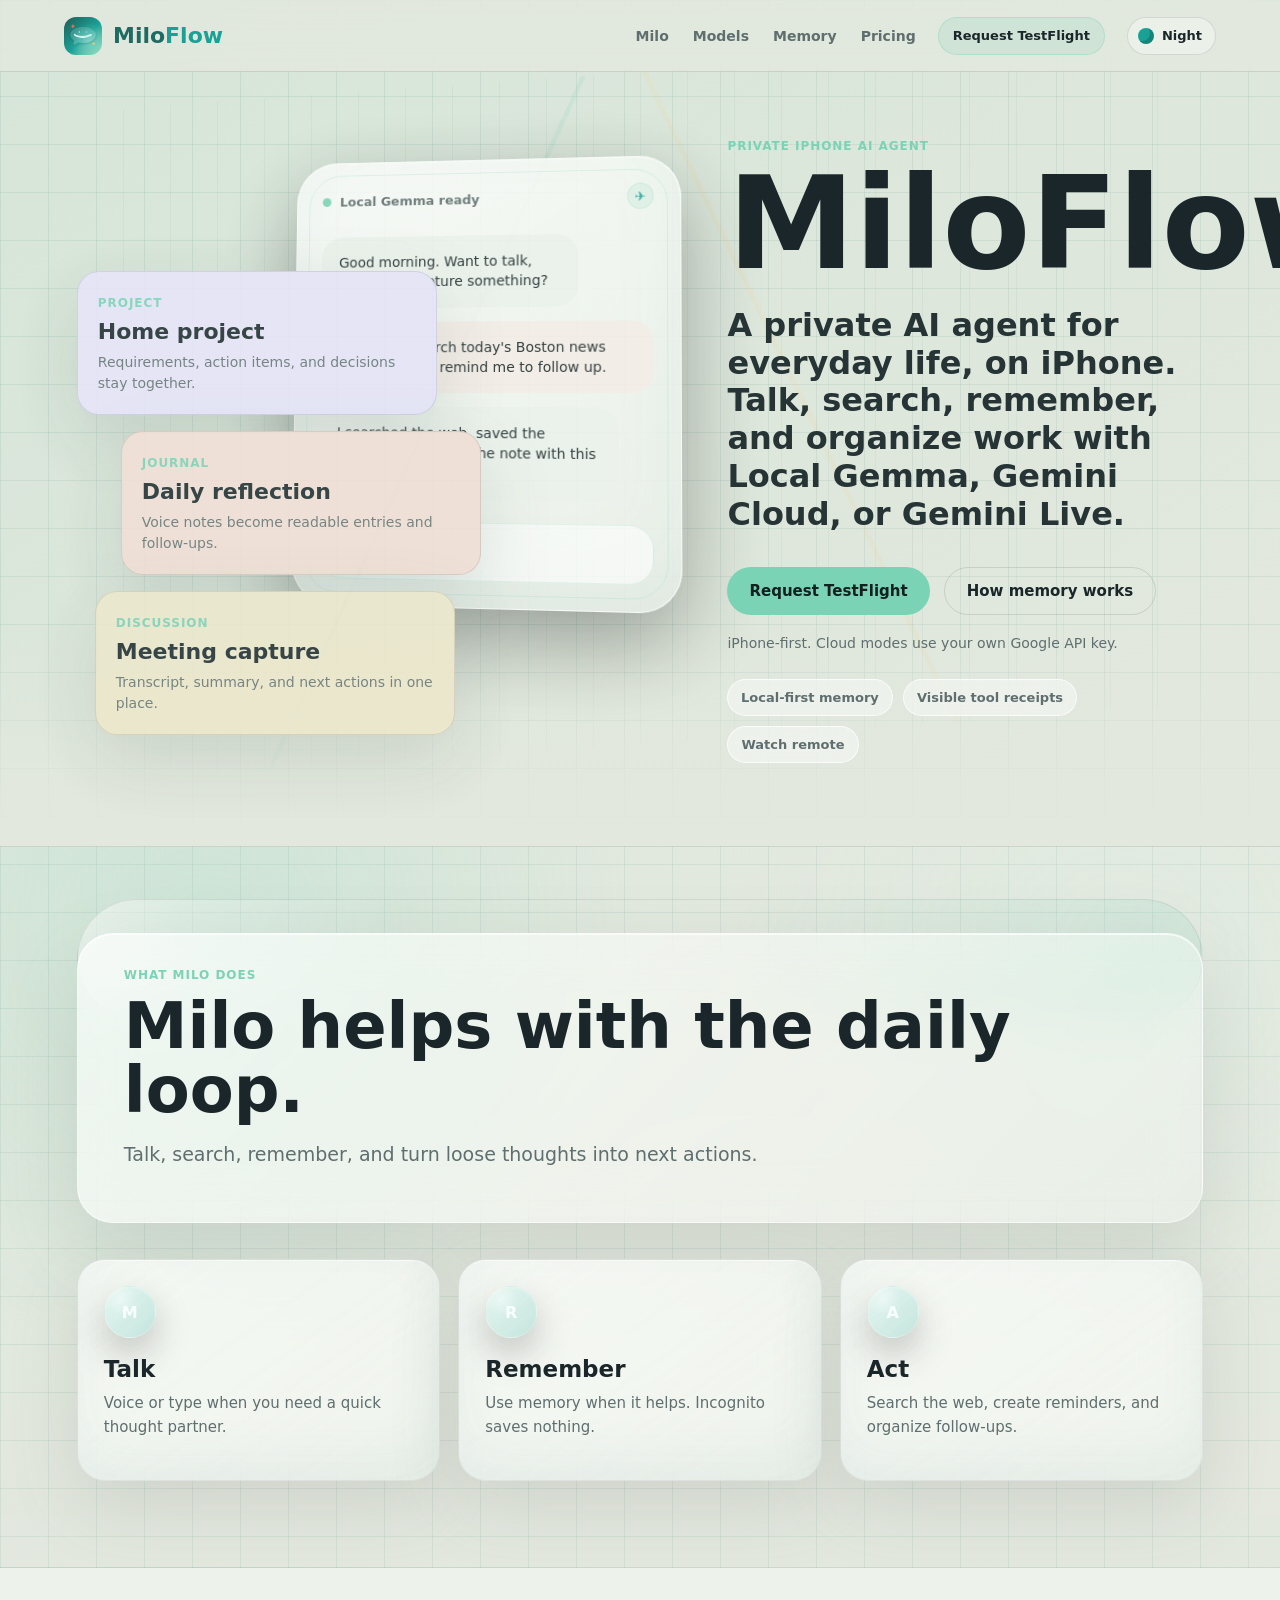
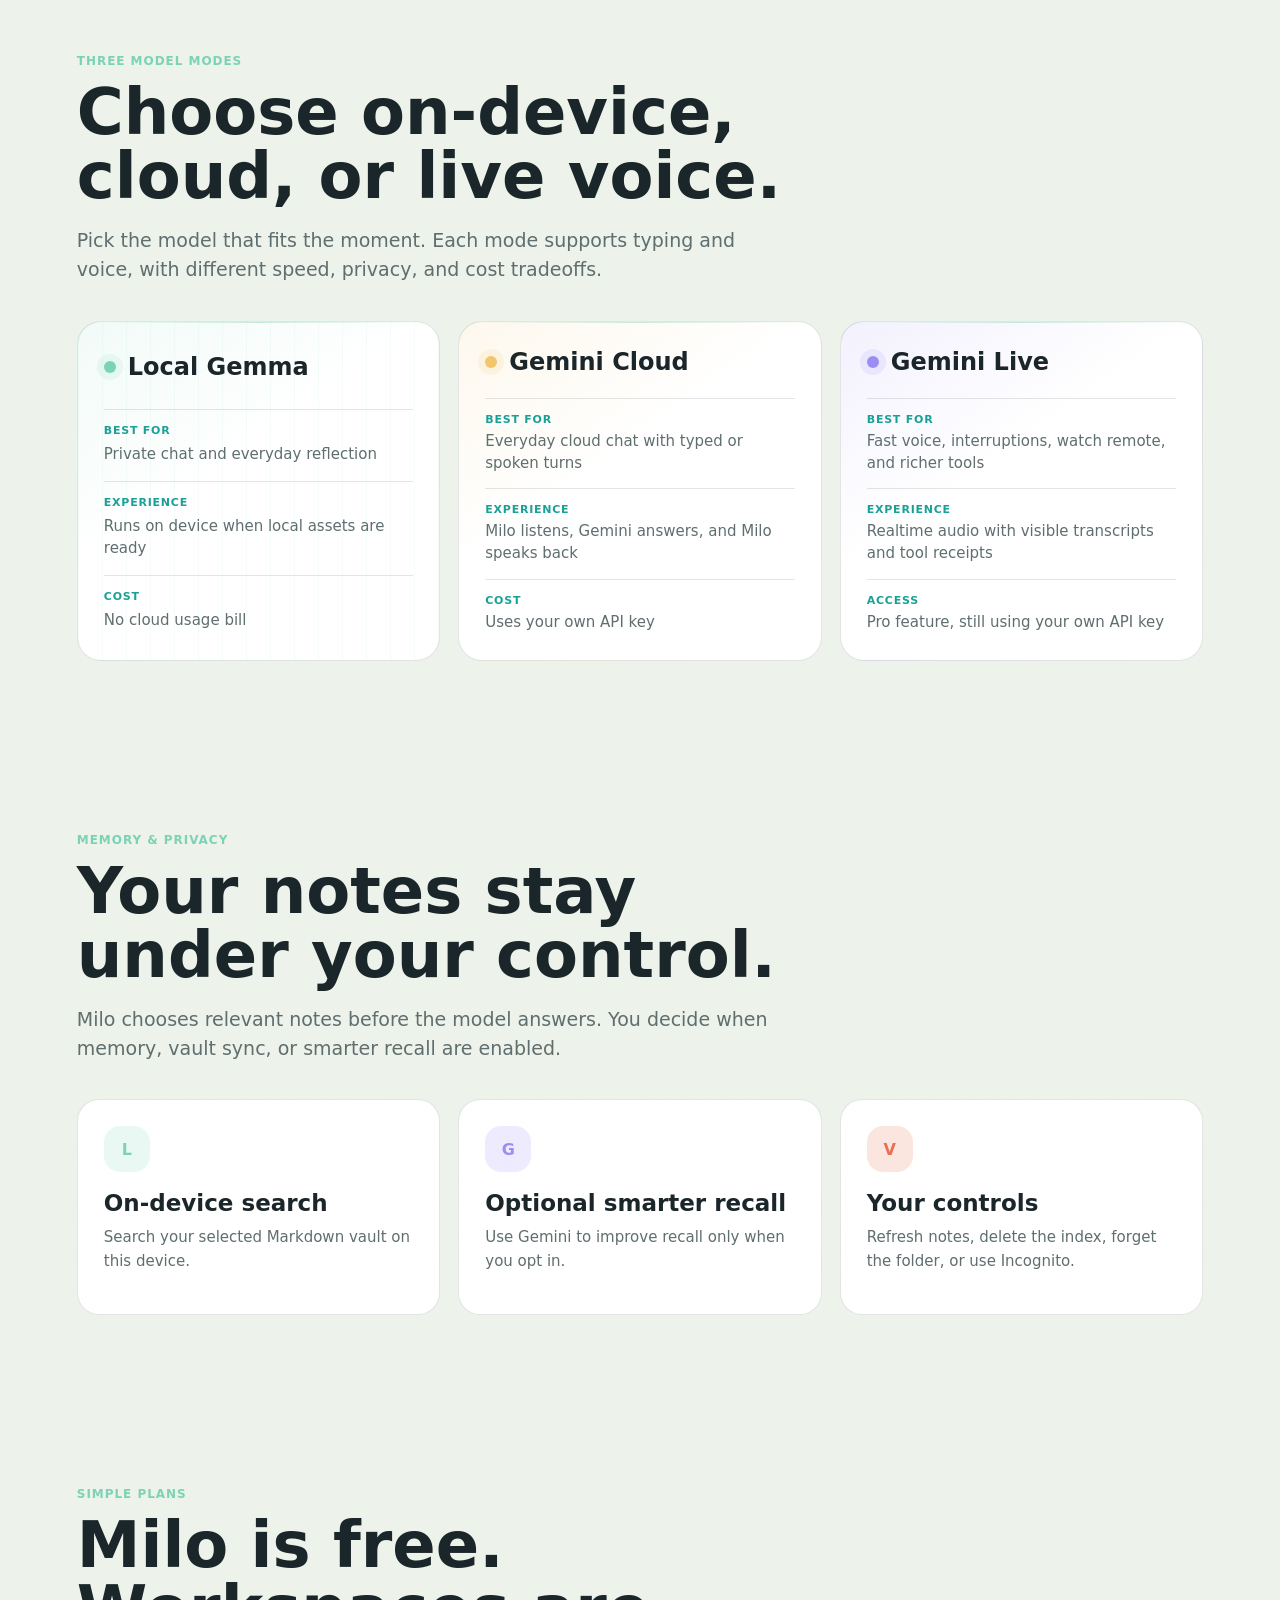
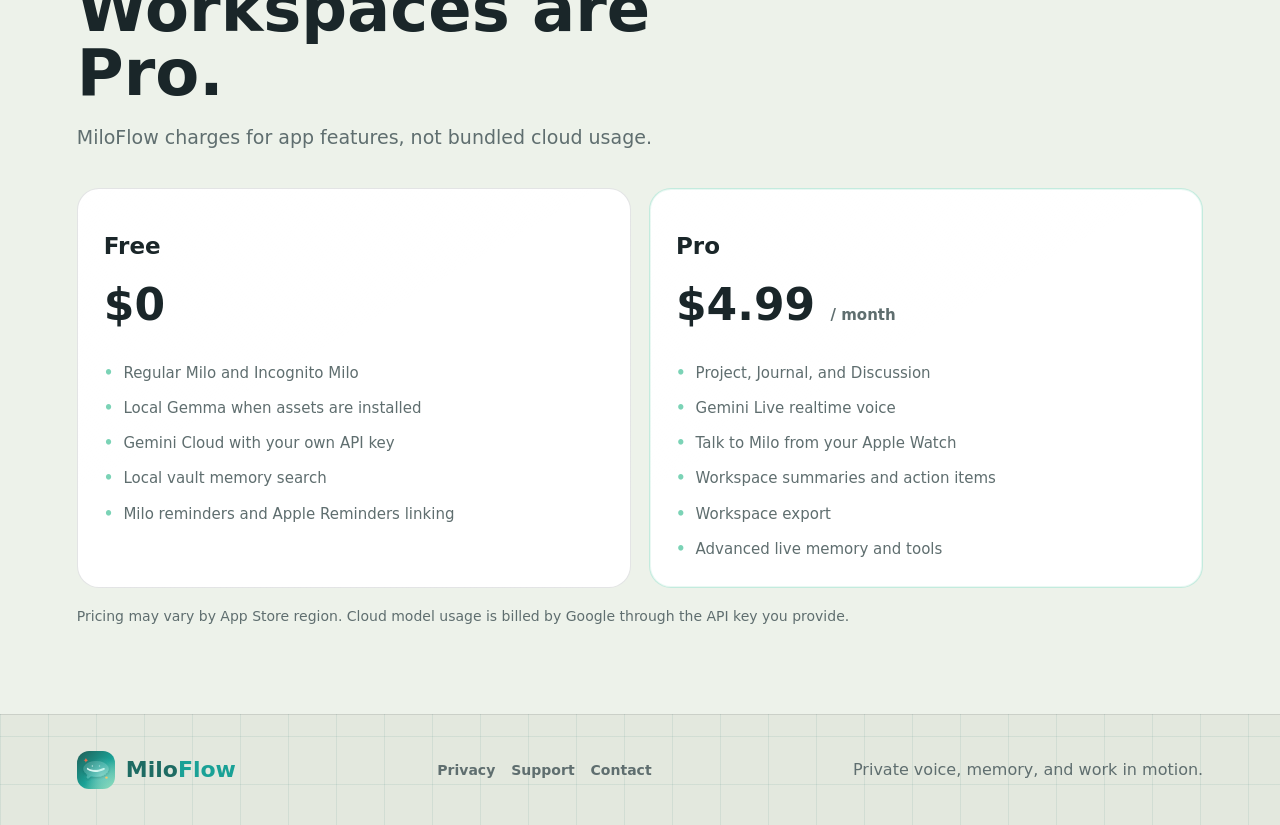
<file: index.html>
<!doctype html>
<html lang="en">
  <head>
    <meta charset="utf-8" />
    <meta name="viewport" content="width=device-width, initial-scale=1" />
    <title>MiloFlow - Private AI Agent for iPhone</title>
    <meta
      name="description"
      content="MiloFlow is a private AI agent for everyday life, on iPhone. Talk, search, remember, and organize work with Local Gemma, Gemini Cloud, or Gemini Live."
    />
    <meta name="theme-color" content="#e3e8de" media="(prefers-color-scheme: light)" />
    <meta name="theme-color" content="#1c1f21" media="(prefers-color-scheme: dark)" />
    <meta property="og:title" content="MiloFlow" />
    <meta property="og:description" content="A private AI agent for everyday life, on iPhone." />
    <meta property="og:type" content="website" />
    <meta property="og:image" content="assets/brand/app-icon-512.png" />
    <link rel="icon" href="assets/brand/app-icon-512.png" />
    <link rel="apple-touch-icon" href="assets/brand/app-icon-512.png" />
    <script>
      (function () {
        var theme = null;
        try {
          theme = window.localStorage.getItem("miloflow-theme");
        } catch (error) {
          theme = null;
        }
        if (theme === "light" || theme === "dark") {
          document.documentElement.setAttribute("data-theme", theme);
        }
      })();
    </script>
    <link rel="stylesheet" href="styles.css" />
  </head>
  <body>
    <header class="site-header" aria-label="Primary navigation">
      <a class="brand" href="#top" aria-label="MiloFlow home">
        <img src="assets/brand/miloflow-app-icon.svg" alt="" />
        <span><span class="brand-milo">Milo</span><span class="brand-flow">Flow</span></span>
      </a>
      <div class="header-actions">
        <nav>
          <a href="#milo">Milo</a>
          <a href="#models">Models</a>
          <a href="#memory">Memory</a>
          <a href="#pricing">Pricing</a>
        </nav>
        <a class="header-cta" href="mailto:support@miloflow.ai?subject=MiloFlow%20TestFlight">Request TestFlight</a>
        <button class="theme-toggle" type="button" aria-label="Switch theme" aria-pressed="false">
          <span class="theme-icon" aria-hidden="true"></span>
          <span class="theme-label">Night</span>
        </button>
      </div>
    </header>

    <main id="top">
      <section class="hero" aria-labelledby="hero-title">
        <div class="hero-scene" aria-hidden="true">
          <div class="phone">
            <div class="phone-top">
              <span class="dot"></span>
              <span>Local Gemma ready</span>
              <span class="airplane" aria-label="Airplane mode">✈</span>
            </div>
            <div class="chat-row assistant">Good morning. Want to talk, search, or capture something?</div>
            <div class="chat-row user">Search today's Boston news and remind me to follow up.</div>
            <div class="chat-row assistant wide">
              I searched the web, saved the reminder, and kept the note with this turn.
            </div>
            <div class="voice-bar">
              <span></span>
              <span></span>
              <span></span>
            </div>
          </div>
          <div class="workspace-stack">
            <div class="workspace-card project">
              <span>Project</span>
              <strong>Home project</strong>
              <p>Requirements, action items, and decisions stay together.</p>
            </div>
            <div class="workspace-card journal">
              <span>Journal</span>
              <strong>Daily reflection</strong>
              <p>Voice notes become readable entries and follow-ups.</p>
            </div>
            <div class="workspace-card discussion">
              <span>Discussion</span>
              <strong>Meeting capture</strong>
              <p>Transcript, summary, and next actions in one place.</p>
            </div>
          </div>
        </div>

        <div class="hero-copy">
          <p class="eyebrow">Private iPhone AI agent</p>
          <h1 id="hero-title">MiloFlow</h1>
          <p class="hero-subtitle">
            A private AI agent for everyday life, on iPhone. Talk, search, remember, and organize work with Local Gemma, Gemini Cloud, or Gemini Live.
          </p>
          <div class="hero-actions">
            <a class="primary-action" href="mailto:support@miloflow.ai?subject=MiloFlow%20TestFlight">Request TestFlight</a>
            <a class="secondary-action" href="#memory">How memory works</a>
          </div>
          <p class="availability-note">iPhone-first. Cloud modes use your own Google API key.</p>
          <div class="signal-strip" aria-label="MiloFlow launch highlights">
            <span>Local-first memory</span>
            <span>Visible tool receipts</span>
            <span>Watch remote</span>
          </div>
        </div>
      </section>

      <section class="intro band liquid-milo" id="milo" aria-labelledby="milo-title">
        <div class="section-heading">
          <p class="eyebrow">What Milo does</p>
          <h2 id="milo-title">Milo helps with the daily loop.</h2>
          <p>
            Talk, search, remember, and turn loose thoughts into next actions.
          </p>
        </div>
        <div class="feature-grid three">
          <article>
            <span class="feature-icon">M</span>
            <h3>Talk</h3>
            <p>Voice or type when you need a quick thought partner.</p>
          </article>
          <article>
            <span class="feature-icon journal">R</span>
            <h3>Remember</h3>
            <p>Use memory when it helps. Incognito saves nothing.</p>
          </article>
          <article>
            <span class="feature-icon project">A</span>
            <h3>Act</h3>
            <p>Search the web, create reminders, and organize follow-ups.</p>
          </article>
        </div>
      </section>

      <section class="band providers" id="models" aria-labelledby="providers-title">
        <div class="section-heading">
          <p class="eyebrow">Three model modes</p>
          <h2 id="providers-title">Choose on-device, cloud, or live voice.</h2>
          <p>
            Pick the model that fits the moment. Each mode supports typing and voice, with different speed, privacy, and cost tradeoffs.
          </p>
        </div>
        <div class="provider-cards" aria-label="MiloFlow provider comparison">
          <article class="provider-card local">
            <div class="provider-title">
              <span aria-hidden="true"></span>
              <h3>Local Gemma</h3>
            </div>
            <dl>
              <div>
                <dt>Best for</dt>
                <dd>Private chat and everyday reflection</dd>
              </div>
              <div>
                <dt>Experience</dt>
                <dd>Runs on device when local assets are ready</dd>
              </div>
              <div>
                <dt>Cost</dt>
                <dd>No cloud usage bill</dd>
              </div>
            </dl>
          </article>
          <article class="provider-card cloud">
            <div class="provider-title">
              <span aria-hidden="true"></span>
              <h3>Gemini Cloud</h3>
            </div>
            <dl>
              <div>
                <dt>Best for</dt>
                <dd>Everyday cloud chat with typed or spoken turns</dd>
              </div>
              <div>
                <dt>Experience</dt>
                <dd>Milo listens, Gemini answers, and Milo speaks back</dd>
              </div>
              <div>
                <dt>Cost</dt>
                <dd>Uses your own API key</dd>
              </div>
            </dl>
          </article>
          <article class="provider-card live">
            <div class="provider-title">
              <span aria-hidden="true"></span>
              <h3>Gemini Live</h3>
            </div>
            <dl>
              <div>
                <dt>Best for</dt>
                <dd>Fast voice, interruptions, watch remote, and richer tools</dd>
              </div>
              <div>
                <dt>Experience</dt>
                <dd>Realtime audio with visible transcripts and tool receipts</dd>
              </div>
              <div>
                <dt>Access</dt>
                <dd>Pro feature, still using your own API key</dd>
              </div>
            </dl>
          </article>
        </div>
      </section>

      <section class="band knowledge" id="memory" aria-labelledby="memory-title">
        <div class="section-heading">
          <p class="eyebrow">Memory & privacy</p>
          <h2 id="memory-title">Your notes stay under your control.</h2>
          <p>
            Milo chooses relevant notes before the model answers. You decide when memory, vault sync, or smarter recall are enabled.
          </p>
        </div>
        <div class="feature-grid three">
          <article>
            <span class="feature-icon">L</span>
            <h3>On-device search</h3>
            <p>Search your selected Markdown vault on this device.</p>
          </article>
          <article>
            <span class="feature-icon project">G</span>
            <h3>Optional smarter recall</h3>
            <p>Use Gemini to improve recall only when you opt in.</p>
          </article>
          <article>
            <span class="feature-icon journal">V</span>
            <h3>Your controls</h3>
            <p>Refresh notes, delete the index, forget the folder, or use Incognito.</p>
          </article>
        </div>
      </section>

      <section class="band pricing" id="pricing" aria-labelledby="pricing-title">
        <div class="section-heading">
          <p class="eyebrow">Simple plans</p>
          <h2 id="pricing-title">Milo is free. Workspaces are Pro.</h2>
          <p>
            MiloFlow charges for app features, not bundled cloud usage.
          </p>
        </div>
        <div class="price-grid">
          <article>
            <h3>Free</h3>
            <p class="price">$0</p>
            <ul>
              <li>Regular Milo and Incognito Milo</li>
              <li>Local Gemma when assets are installed</li>
              <li>Gemini Cloud with your own API key</li>
              <li>Local vault memory search</li>
              <li>Milo reminders and Apple Reminders linking</li>
            </ul>
          </article>
          <article class="highlight">
            <h3>Pro</h3>
            <p class="price">$4.99 <span>/ month</span></p>
            <ul>
              <li>Project, Journal, and Discussion</li>
              <li>Gemini Live realtime voice</li>
              <li>Talk to Milo from your Apple Watch</li>
              <li>Workspace summaries and action items</li>
              <li>Workspace export</li>
              <li>Advanced live memory and tools</li>
            </ul>
          </article>
        </div>
        <p class="pricing-note">Pricing may vary by App Store region. Cloud model usage is billed by Google through the API key you provide.</p>
      </section>
    </main>

    <footer>
      <a class="footer-brand" href="#top" aria-label="MiloFlow home">
        <img src="assets/brand/miloflow-app-icon.svg" alt="" />
        <span><span class="brand-milo">Milo</span><span class="brand-flow">Flow</span></span>
      </a>
      <div class="footer-links">
        <a href="privacy.html">Privacy</a>
        <a href="support.html">Support</a>
        <a href="mailto:support@miloflow.ai">Contact</a>
      </div>
      <p>Private voice, memory, and work in motion.</p>
    </footer>
    <script>
      (function () {
        var root = document.documentElement;
        var button = document.querySelector(".theme-toggle");
        var label = button ? button.querySelector(".theme-label") : null;
        var systemDark = window.matchMedia ? window.matchMedia("(prefers-color-scheme: dark)") : null;

        function activeTheme() {
          var forcedTheme = root.getAttribute("data-theme");
          if (forcedTheme === "light" || forcedTheme === "dark") {
            return forcedTheme;
          }
          return systemDark && systemDark.matches ? "dark" : "light";
        }

        function saveTheme(theme) {
          try {
            window.localStorage.setItem("miloflow-theme", theme);
          } catch (error) {
            return;
          }
        }

        function updateButton() {
          var theme = activeTheme();
          if (!button || !label) return;
          button.setAttribute("aria-pressed", String(theme === "dark"));
          button.setAttribute("aria-label", theme === "dark" ? "Switch to day mode" : "Switch to night mode");
          label.textContent = theme === "dark" ? "Day" : "Night";
        }

        if (!button) return;

        button.addEventListener("click", function (event) {
          event.preventDefault();
          var nextTheme = activeTheme() === "dark" ? "light" : "dark";
          root.setAttribute("data-theme", nextTheme);
          saveTheme(nextTheme);
          updateButton();
        }, false);

        if (systemDark) {
          if (systemDark.addEventListener) {
            systemDark.addEventListener("change", updateButton);
          } else if (systemDark.addListener) {
            systemDark.addListener(updateButton);
          }
        }

        updateButton();
      })();
    </script>
  </body>
</html>
</file>
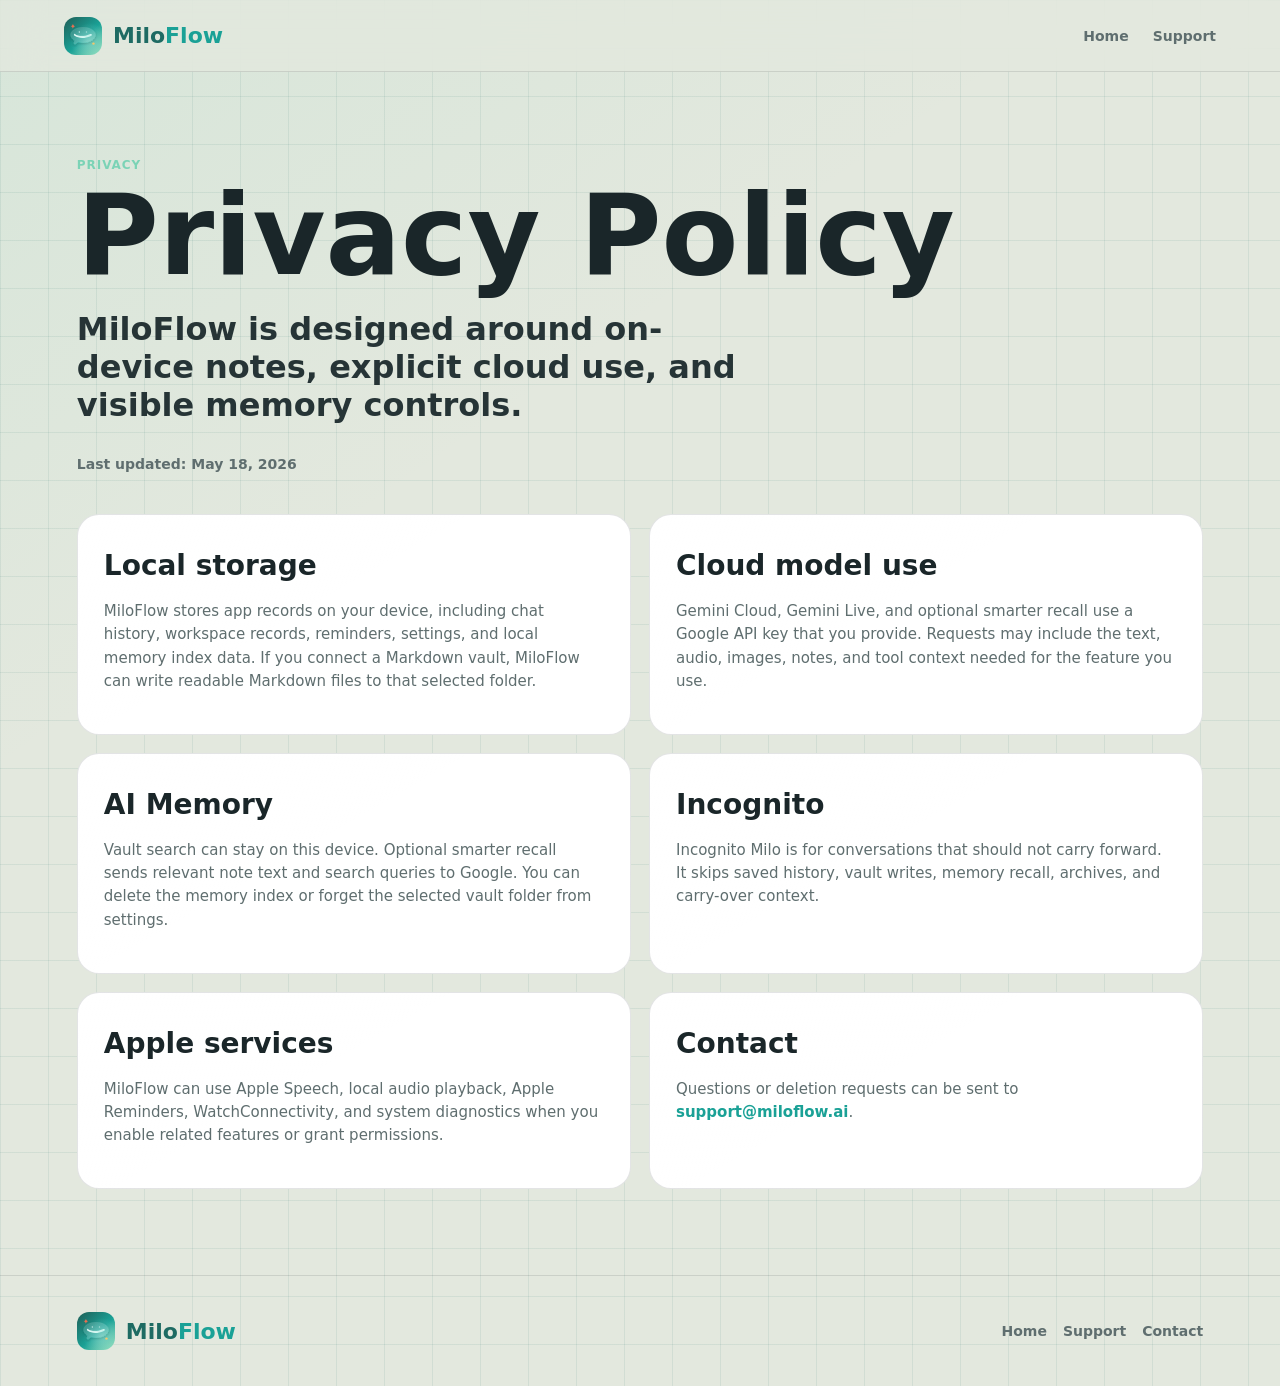
<file: privacy.html>
<!doctype html>
<html lang="en">
  <head>
    <meta charset="utf-8" />
    <meta name="viewport" content="width=device-width, initial-scale=1" />
    <title>MiloFlow Privacy</title>
    <meta
      name="description"
      content="Privacy notes for MiloFlow, including local storage, optional cloud model use, vault memory, and incognito boundaries."
    />
    <link rel="icon" href="assets/brand/app-icon-512.png" />
    <link rel="apple-touch-icon" href="assets/brand/app-icon-512.png" />
    <link rel="stylesheet" href="styles.css" />
  </head>
  <body>
    <header class="site-header" aria-label="Primary navigation">
      <a class="brand" href="/" aria-label="MiloFlow home">
        <img src="assets/brand/miloflow-app-icon.svg" alt="" />
        <span><span class="brand-milo">Milo</span><span class="brand-flow">Flow</span></span>
      </a>
      <div class="header-actions">
        <nav>
          <a href="/">Home</a>
          <a href="support.html">Support</a>
        </nav>
      </div>
    </header>

    <main class="legal-page">
      <section class="band">
        <p class="eyebrow">Privacy</p>
        <h1>Privacy Policy</h1>
        <p class="hero-subtitle">
          MiloFlow is designed around on-device notes, explicit cloud use, and visible memory controls.
        </p>
        <p class="legal-updated">Last updated: May 18, 2026</p>

        <div class="legal-grid">
          <article>
            <h2>Local storage</h2>
            <p>
              MiloFlow stores app records on your device, including chat history, workspace records,
              reminders, settings, and local memory index data. If you connect a Markdown vault,
              MiloFlow can write readable Markdown files to that selected folder.
            </p>
          </article>
          <article>
            <h2>Cloud model use</h2>
            <p>
              Gemini Cloud, Gemini Live, and optional smarter recall use a Google API key that you
              provide. Requests may include the text, audio, images, notes, and tool context needed
              for the feature you use.
            </p>
          </article>
          <article>
            <h2>AI Memory</h2>
            <p>
              Vault search can stay on this device. Optional smarter recall sends relevant note text
              and search queries to Google. You can delete the memory index or forget the selected
              vault folder from settings.
            </p>
          </article>
          <article>
            <h2>Incognito</h2>
            <p>
              Incognito Milo is for conversations that should not carry forward. It skips saved
              history, vault writes, memory recall, archives, and carry-over context.
            </p>
          </article>
          <article>
            <h2>Apple services</h2>
            <p>
              MiloFlow can use Apple Speech, local audio playback, Apple Reminders, WatchConnectivity,
              and system diagnostics when you enable related features or grant permissions.
            </p>
          </article>
          <article>
            <h2>Contact</h2>
            <p>
              Questions or deletion requests can be sent to
              <a href="mailto:support@miloflow.ai">support@miloflow.ai</a>.
            </p>
          </article>
        </div>
      </section>
    </main>

    <footer>
      <a class="footer-brand" href="/" aria-label="MiloFlow home">
        <img src="assets/brand/miloflow-app-icon.svg" alt="" />
        <span><span class="brand-milo">Milo</span><span class="brand-flow">Flow</span></span>
      </a>
      <div class="footer-links">
        <a href="/">Home</a>
        <a href="support.html">Support</a>
        <a href="mailto:support@miloflow.ai">Contact</a>
      </div>
    </footer>
  </body>
</html>
</file>
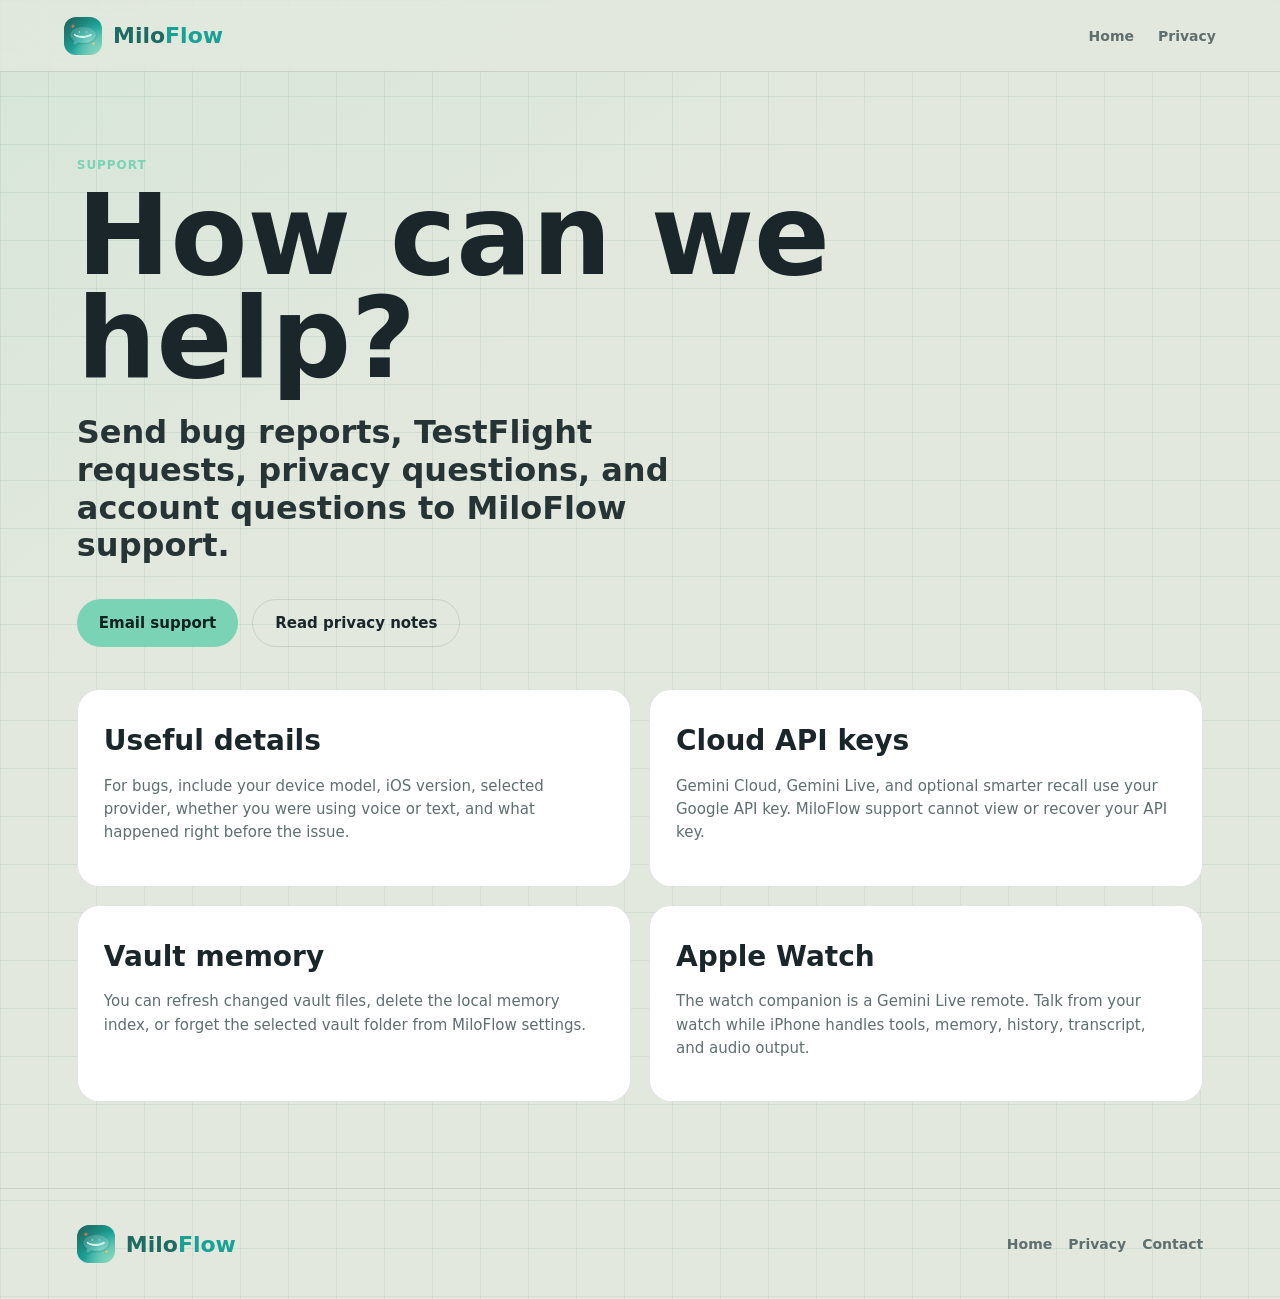
<file: support.html>
<!doctype html>
<html lang="en">
  <head>
    <meta charset="utf-8" />
    <meta name="viewport" content="width=device-width, initial-scale=1" />
    <title>MiloFlow Support</title>
    <meta
      name="description"
      content="Support and troubleshooting contact page for MiloFlow."
    />
    <link rel="icon" href="assets/brand/app-icon-512.png" />
    <link rel="apple-touch-icon" href="assets/brand/app-icon-512.png" />
    <link rel="stylesheet" href="styles.css" />
  </head>
  <body>
    <header class="site-header" aria-label="Primary navigation">
      <a class="brand" href="/" aria-label="MiloFlow home">
        <img src="assets/brand/miloflow-app-icon.svg" alt="" />
        <span><span class="brand-milo">Milo</span><span class="brand-flow">Flow</span></span>
      </a>
      <div class="header-actions">
        <nav>
          <a href="/">Home</a>
          <a href="privacy.html">Privacy</a>
        </nav>
      </div>
    </header>

    <main class="legal-page">
      <section class="band">
        <p class="eyebrow">Support</p>
        <h1>How can we help?</h1>
        <p class="hero-subtitle">
          Send bug reports, TestFlight requests, privacy questions, and account questions to MiloFlow support.
        </p>
        <div class="hero-actions">
          <a class="primary-action" href="mailto:support@miloflow.ai?subject=MiloFlow%20Support">Email support</a>
          <a class="secondary-action" href="privacy.html">Read privacy notes</a>
        </div>

        <div class="legal-grid">
          <article>
            <h2>Useful details</h2>
            <p>
              For bugs, include your device model, iOS version, selected provider, whether you were using
              voice or text, and what happened right before the issue.
            </p>
          </article>
          <article>
            <h2>Cloud API keys</h2>
            <p>
              Gemini Cloud, Gemini Live, and optional smarter recall use your Google API key. MiloFlow
              support cannot view or recover your API key.
            </p>
          </article>
          <article>
            <h2>Vault memory</h2>
            <p>
              You can refresh changed vault files, delete the local memory index, or forget the selected
              vault folder from MiloFlow settings.
            </p>
          </article>
          <article>
            <h2>Apple Watch</h2>
            <p>
              The watch companion is a Gemini Live remote. Talk from your watch while iPhone handles
              tools, memory, history, transcript, and audio output.
            </p>
          </article>
        </div>
      </section>
    </main>

    <footer>
      <a class="footer-brand" href="/" aria-label="MiloFlow home">
        <img src="assets/brand/miloflow-app-icon.svg" alt="" />
        <span><span class="brand-milo">Milo</span><span class="brand-flow">Flow</span></span>
      </a>
      <div class="footer-links">
        <a href="/">Home</a>
        <a href="privacy.html">Privacy</a>
        <a href="mailto:support@miloflow.ai">Contact</a>
      </div>
    </footer>
  </body>
</html>
</file>
<file: styles.css>
:root {
  color-scheme: light dark;
  --ink: #1a2629;
  --muted: #5f6e6f;
  --dim: #879090;
  --surface: #ffffff;
  --surface-2: #eef3ed;
  --line: rgba(26, 38, 41, 0.12);
  --header-bg: rgba(227, 232, 222, 0.78);
  --hero-fade: rgba(227, 232, 222, 0);
  --band-alt: #edf2ea;
  --hero-subtitle: #263436;
  --milo: #1e6b63;
  --brand-milo: #1e6b63;
  --flow: #1aa196;
  --mint: #7bd3b6;
  --coral: #e96f50;
  --gold: #f2c66b;
  --violet: #9b8ef3;
  --page: #e3e8de;
  --phone-surface: linear-gradient(160deg, #f8fbf7 0%, #edf3ec 100%);
  --assistant-bubble: #eef4ee;
  --user-bubble: #f6eee8;
  --voice-surface: rgba(255, 255, 255, 0.72);
  --workspace-card-shadow: 0 24px 70px rgba(81, 101, 94, 0.18);
  --workspace-project-bg: #e7e5fb;
  --workspace-journal-bg: #f1dfd5;
  --workspace-discussion-bg: #ece7cb;
  --workspace-title: #1d2b2e;
  --workspace-body: #667575;
  --liquid-band-line: rgba(26, 38, 41, 0.10);
  --liquid-haze: linear-gradient(120deg, rgba(255, 255, 255, 0.48), transparent 28%),
    linear-gradient(300deg, rgba(123, 211, 182, 0.16), transparent 44%);
  --liquid-haze-border: rgba(26, 38, 41, 0.08);
  --liquid-heading-bg: linear-gradient(135deg, rgba(255, 255, 255, 0.66), rgba(255, 255, 255, 0.28));
  --liquid-heading-border: rgba(255, 255, 255, 0.62);
  --liquid-heading-shadow: inset 0 1px 0 rgba(255, 255, 255, 0.72),
    0 28px 80px rgba(92, 108, 100, 0.16);
  --liquid-card-bg: linear-gradient(145deg, rgba(255, 255, 255, 0.54), rgba(255, 255, 255, 0.24)),
    rgba(238, 245, 237, 0.66);
  --liquid-card-border: rgba(26, 38, 41, 0.10);
  --liquid-card-shadow: inset 0 1px 0 rgba(255, 255, 255, 0.58),
    inset 0 -24px 50px rgba(30, 107, 99, 0.06),
    0 24px 70px rgba(92, 108, 100, 0.16);
  --liquid-icon-color: #f7fffc;
  --grid-line: rgba(30, 107, 99, 0.085);
  --glass-edge: rgba(255, 255, 255, 0.72);
  --signal-panel: rgba(255, 255, 255, 0.42);
}

@media (prefers-color-scheme: dark) {
  :root:not([data-theme]) {
    --ink: #f5f2e8;
    --muted: #b9b5a8;
    --dim: #7f7b70;
    --surface: #242824;
    --surface-2: #2f342f;
    --line: rgba(245, 242, 232, 0.14);
    --header-bg: rgba(28, 31, 33, 0.78);
    --hero-fade: rgba(28, 31, 33, 0);
    --band-alt: #1f221f;
    --hero-subtitle: #dfdccf;
    --brand-milo: #a7dcd4;
    --page: #1c1f21;
    --phone-surface: linear-gradient(160deg, #20241f 0%, #30362f 100%);
    --assistant-bubble: #383d37;
    --user-bubble: #41372e;
    --voice-surface: #1f2522;
    --workspace-card-shadow: 0 24px 70px rgba(0, 0, 0, 0.24);
    --workspace-project-bg: #2f2a55;
    --workspace-journal-bg: #4a2d23;
    --workspace-discussion-bg: #40391f;
    --workspace-title: var(--ink);
    --workspace-body: var(--muted);
    --liquid-band-line: rgba(245, 242, 232, 0.08);
    --liquid-haze: linear-gradient(120deg, rgba(255, 255, 255, 0.12), transparent 28%),
      linear-gradient(300deg, rgba(123, 211, 182, 0.10), transparent 44%);
    --liquid-haze-border: rgba(255, 255, 255, 0.10);
    --liquid-heading-bg: linear-gradient(135deg, rgba(255, 255, 255, 0.105), rgba(255, 255, 255, 0.035));
    --liquid-heading-border: rgba(255, 255, 255, 0.13);
    --liquid-heading-shadow: inset 0 1px 0 rgba(255, 255, 255, 0.18),
      0 28px 80px rgba(0, 0, 0, 0.22);
    --liquid-card-bg: linear-gradient(145deg, rgba(255, 255, 255, 0.115), rgba(255, 255, 255, 0.035)),
      rgba(32, 38, 35, 0.58);
    --liquid-card-border: rgba(255, 255, 255, 0.14);
    --liquid-card-shadow: inset 0 1px 0 rgba(255, 255, 255, 0.18),
      inset 0 -24px 50px rgba(30, 107, 99, 0.12),
      0 24px 70px rgba(0, 0, 0, 0.20);
    --liquid-icon-color: #eafffb;
    --grid-line: rgba(167, 220, 212, 0.075);
    --glass-edge: rgba(255, 255, 255, 0.16);
    --signal-panel: rgba(255, 255, 255, 0.07);
  }
}

:root[data-theme="dark"] {
  color-scheme: dark;
  --ink: #f5f2e8;
  --muted: #b9b5a8;
  --dim: #7f7b70;
  --surface: #242824;
  --surface-2: #2f342f;
  --line: rgba(245, 242, 232, 0.14);
  --header-bg: rgba(28, 31, 33, 0.78);
  --hero-fade: rgba(28, 31, 33, 0);
  --band-alt: #1f221f;
  --hero-subtitle: #dfdccf;
  --brand-milo: #a7dcd4;
  --page: #1c1f21;
  --phone-surface: linear-gradient(160deg, #20241f 0%, #30362f 100%);
  --assistant-bubble: #383d37;
  --user-bubble: #41372e;
  --voice-surface: #1f2522;
  --workspace-card-shadow: 0 24px 70px rgba(0, 0, 0, 0.24);
  --workspace-project-bg: #2f2a55;
  --workspace-journal-bg: #4a2d23;
  --workspace-discussion-bg: #40391f;
  --workspace-title: var(--ink);
  --workspace-body: var(--muted);
  --liquid-band-line: rgba(245, 242, 232, 0.08);
  --liquid-haze: linear-gradient(120deg, rgba(255, 255, 255, 0.12), transparent 28%),
    linear-gradient(300deg, rgba(123, 211, 182, 0.10), transparent 44%);
  --liquid-haze-border: rgba(255, 255, 255, 0.10);
  --liquid-heading-bg: linear-gradient(135deg, rgba(255, 255, 255, 0.105), rgba(255, 255, 255, 0.035));
  --liquid-heading-border: rgba(255, 255, 255, 0.13);
  --liquid-heading-shadow: inset 0 1px 0 rgba(255, 255, 255, 0.18),
    0 28px 80px rgba(0, 0, 0, 0.22);
  --liquid-card-bg: linear-gradient(145deg, rgba(255, 255, 255, 0.115), rgba(255, 255, 255, 0.035)),
    rgba(32, 38, 35, 0.58);
  --liquid-card-border: rgba(255, 255, 255, 0.14);
  --liquid-card-shadow: inset 0 1px 0 rgba(255, 255, 255, 0.18),
    inset 0 -24px 50px rgba(30, 107, 99, 0.12),
    0 24px 70px rgba(0, 0, 0, 0.20);
  --liquid-icon-color: #eafffb;
  --grid-line: rgba(167, 220, 212, 0.075);
  --glass-edge: rgba(255, 255, 255, 0.16);
  --signal-panel: rgba(255, 255, 255, 0.07);
}

:root[data-theme="light"] {
  color-scheme: light;
}

* {
  box-sizing: border-box;
}

html {
  scroll-behavior: smooth;
}

body {
  margin: 0;
  background:
    linear-gradient(90deg, var(--grid-line) 1px, transparent 1px) 0 0 / 48px 48px,
    linear-gradient(180deg, var(--grid-line) 1px, transparent 1px) 0 0 / 48px 48px,
    linear-gradient(145deg, rgba(123, 211, 182, 0.12), transparent 34%),
    var(--page);
  color: var(--ink);
  font-family: Inter, ui-sans-serif, system-ui, -apple-system, BlinkMacSystemFont, "Segoe UI", sans-serif;
}

a {
  color: inherit;
  text-decoration: none;
}

.site-header {
  align-items: center;
  backdrop-filter: blur(20px);
  background: var(--header-bg);
  border-bottom: 1px solid var(--line);
  display: flex;
  height: 72px;
  justify-content: space-between;
  left: 0;
  padding: 0 clamp(18px, 5vw, 64px);
  position: fixed;
  right: 0;
  top: 0;
  z-index: 20;
}

.brand {
  align-items: center;
  display: inline-flex;
  font-size: 22px;
  font-weight: 800;
  gap: 11px;
}

.brand img {
  border-radius: 12px;
  height: 38px;
  width: 38px;
}

.brand-milo {
  color: var(--brand-milo);
}

.brand-flow {
  color: var(--flow);
}

nav {
  display: flex;
  gap: 24px;
}

.header-actions {
  align-items: center;
  display: flex;
  gap: 22px;
}

nav a {
  color: var(--muted);
  font-size: 14px;
  font-weight: 650;
}

nav a:hover {
  color: var(--ink);
}

.header-cta {
  align-items: center;
  background: rgba(123, 211, 182, 0.18);
  border: 1px solid rgba(123, 211, 182, 0.36);
  border-radius: 999px;
  color: var(--ink);
  display: inline-flex;
  font-size: 13px;
  font-weight: 850;
  min-height: 38px;
  padding: 0 14px;
  white-space: nowrap;
}

.header-cta:hover {
  background: rgba(123, 211, 182, 0.28);
}

.theme-toggle {
  align-items: center;
  background: rgba(255, 255, 255, 0.34);
  border: 1px solid var(--line);
  border-radius: 999px;
  color: var(--ink);
  cursor: pointer;
  display: inline-flex;
  font: inherit;
  font-size: 13px;
  font-weight: 800;
  gap: 8px;
  min-height: 38px;
  padding: 0 13px 0 10px;
  touch-action: manipulation;
  -webkit-tap-highlight-color: transparent;
}

.theme-toggle:hover {
  border-color: rgba(123, 211, 182, 0.42);
}

.theme-icon {
  background: var(--flow);
  border-radius: 999px;
  box-shadow: inset -4px -3px 0 rgba(0, 0, 0, 0.18);
  height: 16px;
  width: 16px;
}

:root[data-theme="dark"] .theme-icon {
  background: var(--gold);
  box-shadow: inset 5px -3px 0 rgba(28, 31, 33, 0.74);
}

@media (prefers-color-scheme: dark) {
  :root:not([data-theme]) .theme-icon {
    background: var(--gold);
    box-shadow: inset 5px -3px 0 rgba(28, 31, 33, 0.74);
  }
}

.hero {
  align-items: center;
  display: grid;
  gap: 48px;
  grid-template-columns: minmax(0, 0.95fr) minmax(380px, 0.75fr);
  min-height: 94svh;
  overflow: hidden;
  padding: 128px clamp(22px, 6vw, 84px) 72px;
  position: relative;
}

.hero::before {
  background:
    linear-gradient(115deg, transparent 0 35%, rgba(123, 211, 182, 0.22) 35% 35.35%, transparent 35.35% 100%),
    linear-gradient(65deg, transparent 0 61%, rgba(242, 198, 107, 0.16) 61% 61.35%, transparent 61.35% 100%),
    repeating-linear-gradient(90deg, transparent 0 46px, rgba(30, 107, 99, 0.08) 46px 47px);
  content: "";
  inset: 72px clamp(22px, 6vw, 84px) 12%;
  opacity: 0.68;
  pointer-events: none;
  position: absolute;
  transform: skewY(-4deg);
  z-index: 0;
}

.hero::after {
  background: linear-gradient(180deg, var(--hero-fade) 0%, var(--page) 96%);
  bottom: 0;
  content: "";
  height: 26%;
  left: 0;
  pointer-events: none;
  position: absolute;
  right: 0;
  z-index: 0;
}

.hero-scene {
  height: 620px;
  opacity: 0.86;
  position: relative;
  z-index: 1;
}

.phone {
  backdrop-filter: blur(24px) saturate(1.25);
  background:
    linear-gradient(145deg, rgba(255, 255, 255, 0.42), transparent 42%),
    var(--phone-surface);
  border: 1px solid var(--glass-edge);
  border-radius: 42px;
  box-shadow:
    inset 0 1px 0 rgba(255, 255, 255, 0.46),
    inset 0 -34px 80px rgba(30, 107, 99, 0.06),
    0 30px 80px rgba(0, 0, 0, 0.36);
  max-width: 390px;
  padding: 26px;
  position: absolute;
  right: 0;
  top: 16px;
  transform: perspective(1100px) rotateY(-7deg) rotateX(3deg);
  width: 390px;
}

.phone::after {
  border: 1px solid rgba(123, 211, 182, 0.24);
  border-radius: 34px;
  content: "";
  inset: 12px;
  pointer-events: none;
  position: absolute;
}

.phone-top {
  align-items: center;
  color: var(--muted);
  display: flex;
  font-size: 13px;
  font-weight: 700;
  gap: 9px;
  margin-bottom: 24px;
}

.airplane {
  align-items: center;
  background: rgba(123, 211, 182, 0.14);
  border: 1px solid rgba(123, 211, 182, 0.24);
  border-radius: 999px;
  color: var(--flow);
  display: inline-flex;
  font-size: 13px;
  height: 26px;
  justify-content: center;
  margin-left: auto;
  width: 26px;
}

.dot {
  background: var(--mint);
  border-radius: 50%;
  height: 9px;
  width: 9px;
}

.chat-row {
  border-radius: 22px;
  color: var(--ink);
  font-size: 14px;
  line-height: 1.45;
  margin: 14px 0;
  padding: 16px 18px;
  width: 78%;
}

.chat-row.assistant {
  background: var(--assistant-bubble);
}

.chat-row.user {
  background: var(--user-bubble);
  margin-left: auto;
}

.chat-row.wide {
  width: 90%;
}

.voice-bar {
  align-items: center;
  background:
    linear-gradient(90deg, rgba(123, 211, 182, 0.16), transparent 55%),
    var(--voice-surface);
  border: 1px solid rgba(123, 211, 182, 0.22);
  border-radius: 24px;
  display: flex;
  gap: 8px;
  margin-top: 22px;
  padding: 14px 18px;
}

.voice-bar span {
  animation: wave 1.4s ease-in-out infinite;
  background: var(--mint);
  border-radius: 999px;
  height: 18px;
  width: 5px;
}

.voice-bar span:nth-child(2) {
  animation-delay: 0.14s;
  height: 28px;
}

.voice-bar span:nth-child(3) {
  animation-delay: 0.28s;
  height: 22px;
}

.voice-bar strong {
  color: var(--muted);
  font-size: 13px;
  margin-left: 8px;
}

@keyframes wave {
  0%, 100% {
    transform: scaleY(0.7);
  }
  50% {
    transform: scaleY(1.15);
  }
}

.workspace-stack {
  bottom: 10px;
  left: 0;
  position: absolute;
  width: 360px;
}

.workspace-card {
  border: 1px solid var(--line);
  border-radius: 22px;
  box-shadow: var(--workspace-card-shadow);
  margin: 16px 0;
  padding: 20px;
}

.workspace-card span,
.eyebrow {
  color: var(--mint);
  font-size: 12px;
  font-weight: 800;
  letter-spacing: 0.08em;
  text-transform: uppercase;
}

.workspace-card strong {
  color: var(--workspace-title);
  display: block;
  font-size: 22px;
  margin: 8px 0;
}

.workspace-card p {
  color: var(--workspace-body);
  font-size: 14px;
  line-height: 1.5;
  margin: 0;
}

.workspace-card.project {
  background: var(--workspace-project-bg);
}

.workspace-card.journal {
  background: var(--workspace-journal-bg);
  transform: translateX(44px);
}

.workspace-card.discussion {
  background: var(--workspace-discussion-bg);
  transform: translateX(18px);
}

.hero-copy {
  max-width: 720px;
  position: relative;
  z-index: 2;
}

h1,
h2,
h3,
p {
  margin-top: 0;
}

h1 {
  font-size: 128px;
  letter-spacing: 0;
  line-height: 0.92;
  margin-bottom: 24px;
}

.hero-subtitle {
  color: var(--hero-subtitle);
  font-size: 32px;
  font-weight: 650;
  line-height: 1.18;
  max-width: 680px;
}

.hero-actions {
  display: flex;
  flex-wrap: wrap;
  gap: 14px;
  margin-top: 34px;
}

.availability-note,
.pricing-note {
  color: var(--muted);
  font-size: 14px;
  line-height: 1.55;
  margin: 18px 0 0;
}

.signal-strip {
  display: flex;
  flex-wrap: wrap;
  gap: 10px;
  margin-top: 24px;
}

.signal-strip span {
  backdrop-filter: blur(16px);
  background: var(--signal-panel);
  border: 1px solid var(--glass-edge);
  border-radius: 999px;
  color: var(--muted);
  font-size: 13px;
  font-weight: 800;
  padding: 10px 13px;
}

.primary-action,
.secondary-action {
  align-items: center;
  border-radius: 999px;
  display: inline-flex;
  font-size: 15px;
  font-weight: 800;
  min-height: 48px;
  padding: 0 22px;
}

.primary-action {
  background: var(--mint);
  color: #10211e;
}

.secondary-action {
  border: 1px solid var(--line);
  color: var(--ink);
}

.band {
  padding: 86px clamp(22px, 6vw, 84px);
}

.liquid-milo {
  background:
    radial-gradient(circle at 16% 12%, rgba(123, 211, 182, 0.18), transparent 34%),
    radial-gradient(circle at 88% 16%, rgba(203, 247, 239, 0.12), transparent 30%),
    linear-gradient(180deg, rgba(255, 255, 255, 0.045), rgba(255, 255, 255, 0.015));
  border-bottom: 1px solid var(--liquid-band-line);
  border-top: 1px solid var(--liquid-band-line);
  overflow: hidden;
  position: relative;
}

.liquid-milo::before {
  background: var(--liquid-haze);
  border: 1px solid var(--liquid-haze-border);
  border-radius: 999px;
  content: "";
  filter: blur(0.2px);
  height: 118px;
  left: clamp(22px, 6vw, 84px);
  pointer-events: none;
  position: absolute;
  right: clamp(22px, 6vw, 84px);
  top: 52px;
}

.liquid-milo .section-heading {
  backdrop-filter: blur(24px) saturate(1.25);
  background: var(--liquid-heading-bg);
  border: 1px solid var(--liquid-heading-border);
  border-radius: 36px;
  box-shadow: var(--liquid-heading-shadow);
  max-width: none;
  padding: 34px clamp(24px, 5vw, 46px);
  position: relative;
  z-index: 1;
}

.liquid-milo .feature-grid {
  position: relative;
  z-index: 1;
}

.liquid-milo .feature-grid article {
  backdrop-filter: blur(28px) saturate(1.35);
  background: var(--liquid-card-bg);
  border-color: var(--liquid-card-border);
  border-radius: 28px;
  box-shadow: var(--liquid-card-shadow);
  min-height: 0;
  padding: 26px;
  position: relative;
}

.liquid-milo .feature-grid .feature-icon {
  background:
    radial-gradient(circle at 32% 25%, rgba(255, 255, 255, 0.42), transparent 32%),
    linear-gradient(135deg, rgba(203, 247, 239, 0.32), rgba(26, 161, 150, 0.22));
  border: 1px solid rgba(255, 255, 255, 0.16);
  border-radius: 28px;
  box-shadow:
    inset 0 1px 0 rgba(255, 255, 255, 0.22),
    0 16px 36px rgba(0, 0, 0, 0.22);
  color: var(--liquid-icon-color);
  height: 52px;
  margin-bottom: 18px;
  width: 52px;
}

.liquid-milo .feature-grid .feature-icon.incognito {
  background:
    radial-gradient(circle at 32% 25%, rgba(255, 255, 255, 0.36), transparent 32%),
    linear-gradient(135deg, rgba(233, 111, 80, 0.30), rgba(123, 211, 182, 0.16));
}

.liquid-milo .feature-grid article h3 {
  margin-top: 0;
}

.section-heading {
  max-width: 720px;
}

h2 {
  font-size: 64px;
  letter-spacing: 0;
  line-height: 1;
  margin: 10px 0 18px;
}

.section-heading p:not(.eyebrow) {
  color: var(--muted);
  font-size: 19px;
  line-height: 1.55;
}

.feature-grid {
  display: grid;
  gap: 18px;
  margin-top: 36px;
}

.feature-grid.two {
  grid-template-columns: repeat(2, minmax(0, 1fr));
}

.feature-grid.three {
  grid-template-columns: repeat(3, minmax(0, 1fr));
}

.feature-grid.four {
  grid-template-columns: repeat(4, minmax(0, 1fr));
}

article {
  background:
    linear-gradient(150deg, rgba(255, 255, 255, 0.36), transparent 42%),
    var(--surface);
  border: 1px solid var(--line);
  border-radius: 22px;
  padding: 26px;
}

article h3 {
  font-size: 23px;
  margin: 18px 0 10px;
}

article p,
article li {
  color: var(--muted);
  font-size: 15px;
  line-height: 1.55;
}

.feature-icon {
  align-items: center;
  background: rgba(123, 211, 182, 0.16);
  border-radius: 16px;
  color: var(--mint);
  display: inline-flex;
  font-weight: 900;
  height: 46px;
  justify-content: center;
  width: 46px;
}

.feature-icon.incognito {
  background: rgba(233, 111, 80, 0.16);
  color: var(--coral);
}

.feature-icon.project {
  background: rgba(155, 142, 243, 0.18);
  color: var(--violet);
}

.feature-icon.journal {
  background: rgba(233, 111, 80, 0.18);
  color: var(--coral);
}

.feature-icon.discussion {
  background: rgba(242, 198, 107, 0.18);
  color: var(--gold);
}

.providers,
.knowledge,
.pricing {
  background: var(--band-alt);
}

.provider-card::before {
  background: linear-gradient(90deg, transparent, rgba(123, 211, 182, 0.42), transparent);
  content: "";
  height: 1px;
  left: 18px;
  position: absolute;
  right: 18px;
  top: 0;
}

.provider-cards {
  display: grid;
  gap: 18px;
  grid-template-columns: repeat(3, minmax(0, 1fr));
  margin-top: 36px;
}

.provider-card {
  background:
    linear-gradient(90deg, rgba(123, 211, 182, 0.08) 1px, transparent 1px) 0 0 / 24px 24px,
    linear-gradient(145deg, rgba(123, 211, 182, 0.10), transparent 42%),
    var(--surface);
  border: 1px solid var(--line);
  border-radius: 24px;
  display: grid;
  gap: 22px;
  padding: 26px;
  position: relative;
}

.provider-card.cloud {
  background:
    linear-gradient(145deg, rgba(242, 198, 107, 0.12), transparent 42%),
    var(--surface);
}

.provider-card.live {
  background:
    linear-gradient(145deg, rgba(155, 142, 243, 0.12), transparent 42%),
    var(--surface);
}

.provider-title {
  align-items: center;
  display: flex;
  gap: 12px;
}

.provider-title span {
  background: var(--mint);
  border-radius: 999px;
  box-shadow: 0 0 0 7px rgba(123, 211, 182, 0.12);
  height: 12px;
  width: 12px;
}

.provider-card.cloud .provider-title span {
  background: var(--gold);
  box-shadow: 0 0 0 7px rgba(242, 198, 107, 0.14);
}

.provider-card.live .provider-title span {
  background: var(--violet);
  box-shadow: 0 0 0 7px rgba(155, 142, 243, 0.14);
}

.provider-title h3 {
  font-size: 24px;
  margin: 0;
}

.provider-card dl {
  display: grid;
  gap: 14px;
  margin: 0;
}

.provider-card dl div {
  border-top: 1px solid var(--line);
  display: grid;
  gap: 5px;
  padding-top: 14px;
}

.provider-card dt {
  color: var(--flow);
  font-size: 11px;
  font-weight: 850;
  letter-spacing: 0.07em;
  text-transform: uppercase;
}

.provider-card dd {
  color: var(--muted);
  font-size: 15px;
  line-height: 1.45;
  margin: 0;
}

.price-grid {
  display: grid;
  gap: 18px;
  grid-template-columns: repeat(2, minmax(0, 1fr));
  margin-top: 36px;
}

.price-grid article {
  min-height: 330px;
}

.price-grid article.highlight {
  border-color: rgba(123, 211, 182, 0.45);
  box-shadow: inset 0 0 0 1px rgba(123, 211, 182, 0.16);
}

.price {
  color: var(--ink);
  font-size: 44px;
  font-weight: 900;
  margin: 12px 0 22px;
}

.price span {
  color: var(--muted);
  font-size: 15px;
  font-weight: 700;
}

.legal-page {
  padding-top: 72px;
}

.legal-page h1 {
  font-size: clamp(56px, 10vw, 112px);
}

.legal-page h2 {
  font-size: 28px;
  line-height: 1.1;
}

.legal-updated {
  color: var(--muted);
  font-size: 14px;
  font-weight: 750;
  margin-top: 18px;
}

.legal-grid {
  display: grid;
  gap: 18px;
  grid-template-columns: repeat(2, minmax(0, 1fr));
  margin-top: 42px;
}

.legal-grid a {
  color: var(--flow);
  font-weight: 800;
}

ul {
  display: grid;
  gap: 12px;
  list-style: none;
  margin: 0;
  padding: 0;
}

li::before {
  color: var(--mint);
  content: "•";
  font-weight: 900;
  margin-right: 10px;
}

footer {
  align-items: center;
  border-top: 1px solid var(--line);
  display: flex;
  gap: 24px;
  justify-content: space-between;
  padding: 36px clamp(22px, 6vw, 84px);
}

footer p {
  color: var(--muted);
  margin: 0;
}

.footer-links {
  display: flex;
  flex-wrap: wrap;
  gap: 16px;
}

.footer-links a {
  color: var(--muted);
  font-size: 14px;
  font-weight: 750;
}

.footer-links a:hover {
  color: var(--ink);
}

.footer-brand {
  align-items: center;
  display: inline-flex;
  flex-shrink: 0;
  font-size: 22px;
  font-weight: 800;
  gap: 11px;
}

.footer-brand img {
  border-radius: 12px;
  height: 38px;
  width: 38px;
}

@media (max-width: 1180px) {
  .hero {
    grid-template-columns: 1fr;
    min-height: auto;
    padding-bottom: 54px;
  }

  .hero-copy {
    max-width: 760px;
  }

  .hero-scene {
    height: 540px;
    max-width: 760px;
    width: 100%;
  }

  h1 {
    font-size: 96px;
  }

  .hero-subtitle {
    font-size: 28px;
  }

  h2 {
    font-size: 52px;
  }
}

@media (max-width: 860px) {
  nav,
  .header-cta {
    display: none;
  }

  .hero {
    min-height: auto;
    padding-top: 104px;
    padding-bottom: 38px;
  }

  .hero-scene {
    height: auto;
    min-height: 0;
  }

  .phone {
    left: auto;
    max-width: none;
    position: relative;
    right: auto;
    top: auto;
    transform: none;
    width: min(430px, 92vw);
  }

  .workspace-stack {
    display: none;
  }

  h1 {
    font-size: 68px;
  }

  .hero-subtitle {
    font-size: 23px;
    line-height: 1.25;
  }

  h2 {
    font-size: 42px;
  }

  .band {
    padding: 58px 22px;
  }

  .feature-grid,
  .provider-cards,
  .price-grid {
    gap: 14px;
    margin-top: 24px;
  }

  article,
  .liquid-milo .feature-grid article,
  .provider-card {
    padding: 22px;
  }

  .feature-grid.two,
  .feature-grid.three,
  .feature-grid.four,
  .provider-cards,
  .price-grid,
  .legal-grid {
    grid-template-columns: 1fr;
  }

  .liquid-milo::before {
    height: 96px;
    top: 44px;
  }

  .liquid-milo .section-heading {
    border-radius: 28px;
    padding: 28px 24px;
  }

  .provider-card {
    border-radius: 22px;
    padding: 22px;
  }

  .provider-title h3 {
    font-size: 22px;
  }

  .provider-card dd {
    font-size: 14px;
  }

  footer {
    align-items: flex-start;
    flex-direction: column;
  }
}
</file>
